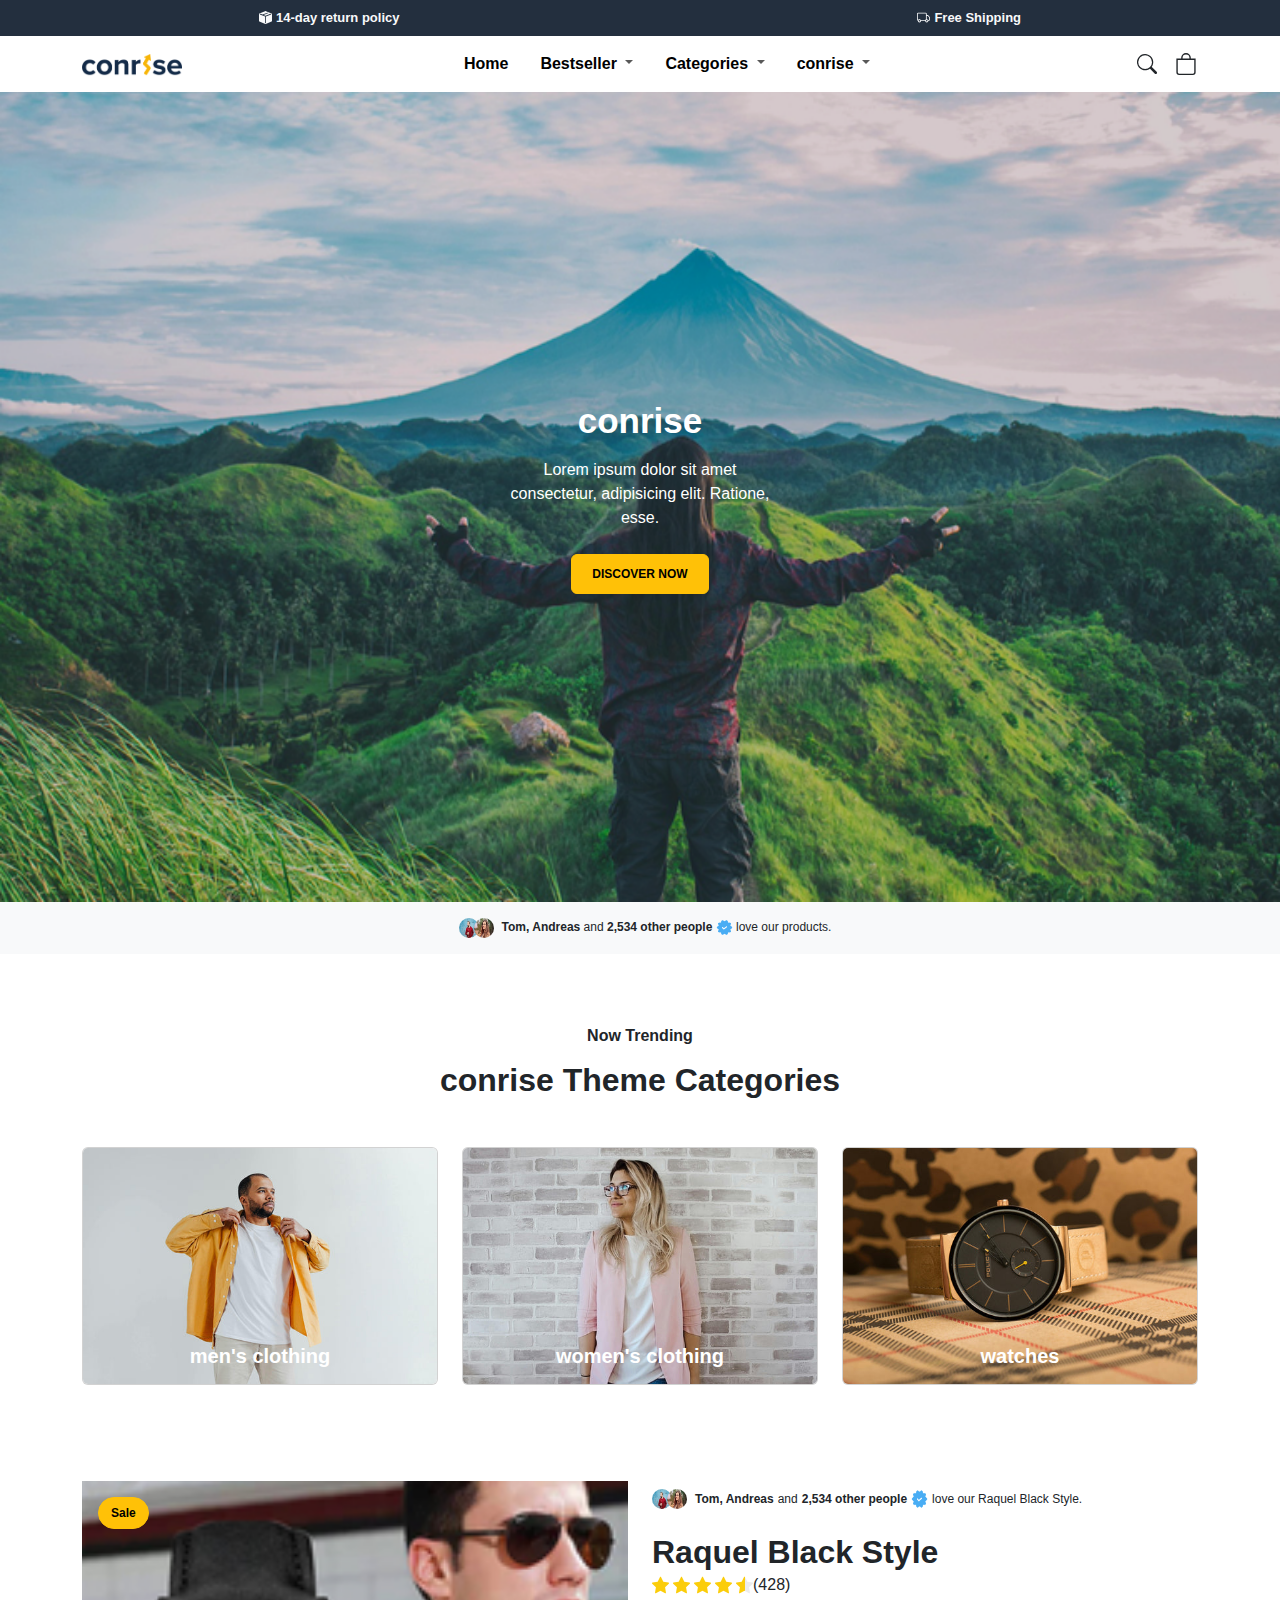
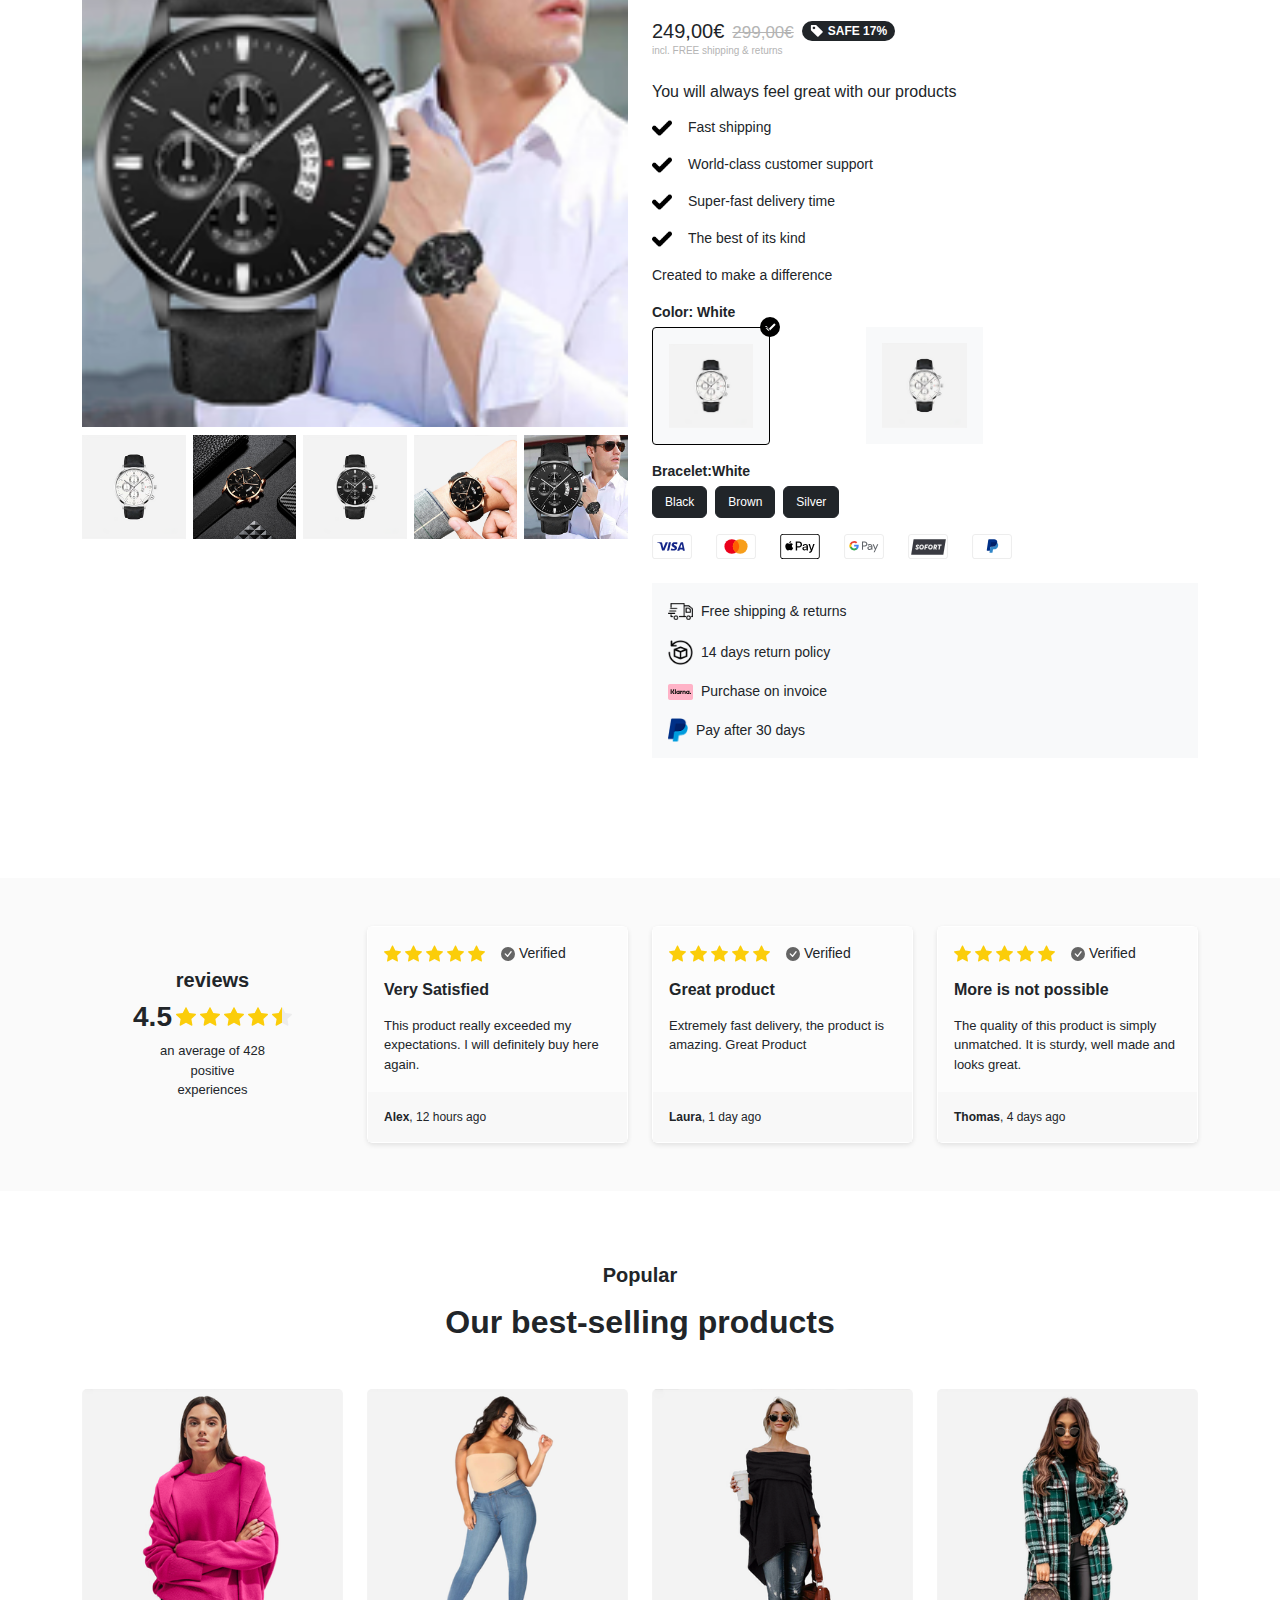
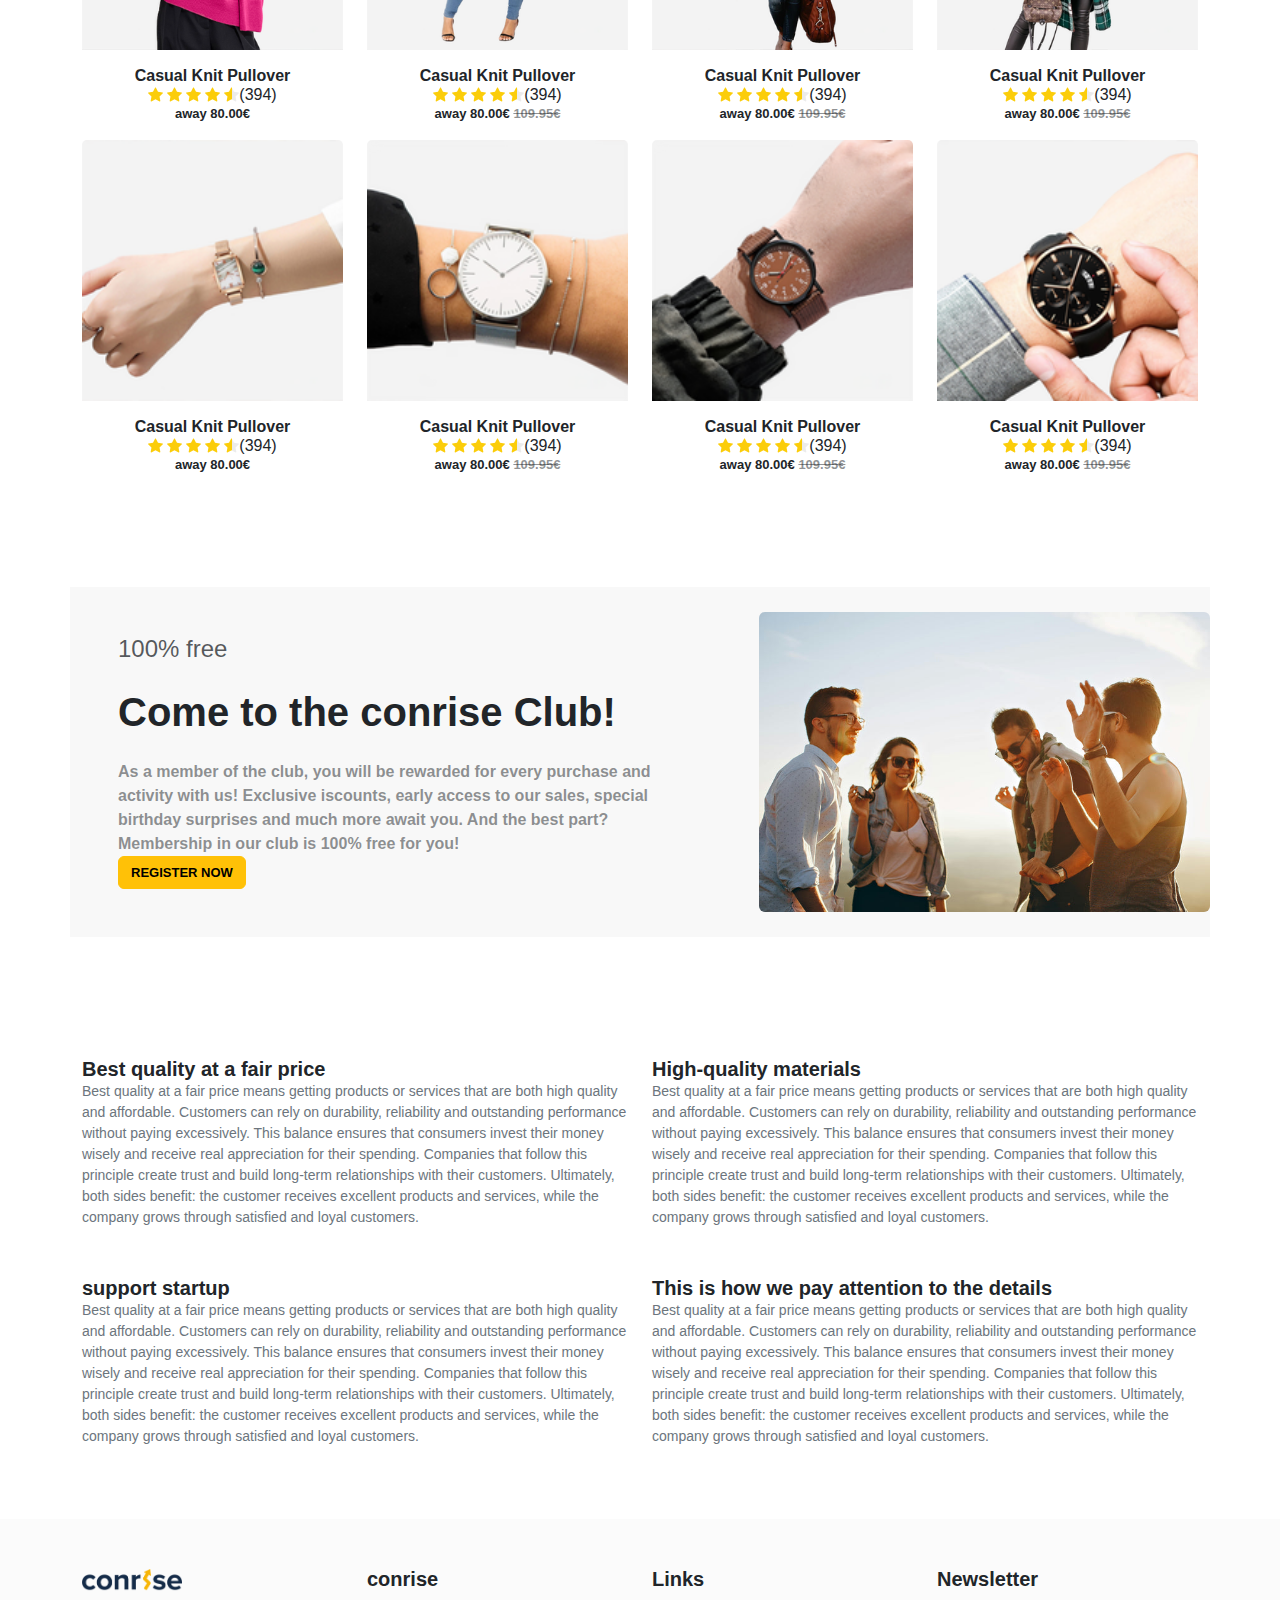
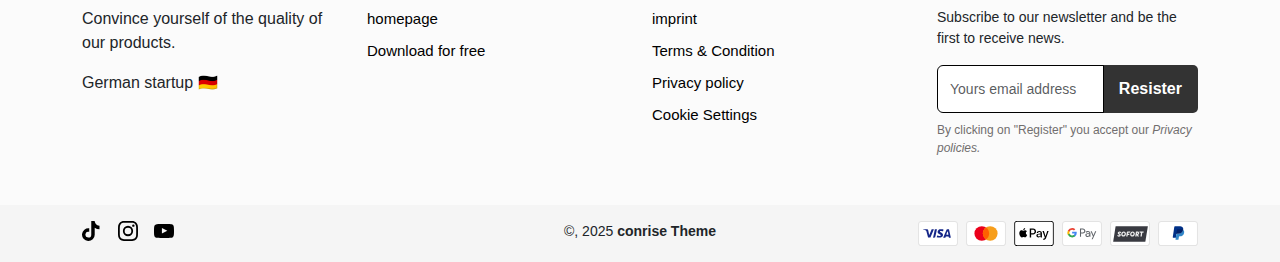
<file: index.html>
<!DOCTYPE html>
<html lang="en">

<head>
    <!-- Basic Meta Tags -->
    <meta charset="UTF-8">
    <meta name="viewport" content="width=device-width, initial-scale=1.0">
    <meta name="author" content="Mahmudul Hasan">
    <meta name="description" content="conrise theme design">
    <meta name="keywords" content="theme, shopify, html, css">
    <meta name="robots" content="index, follow">

    <!-- Open Graph (Social Media Preview) -->
    <meta property="og:title" content="Conrise">
    <meta property="og:description" content="A professional theme for your shopify store.">
    <meta property="og:image" content="src/assets/images/preview.png">
    <meta property="og:url" content="https://conrise.com">
    <meta name="twitter:card" content="src/assets/images/preview.png">

    <!-- Favicon -->
    <link rel="icon" type="image/png" href="">

    <!-- Preload Important Fonts -->
    <link rel="preload" href="src/assets/fonts/SourceSans3-Black.ttf" as="font" type="font/ttf" crossorigin="anonymous">
    <link rel="preload" href="src/assets/fonts/SourceSans3-Bold.ttf" as="font" type="font/ttf" crossorigin="anonymous">
    <link rel="preload" href="src/assets/fonts/SourceSans3-ExtraBold.ttf" as="font" type="font/ttf" crossorigin="anonymous">
    <link rel="preload" href="src/assets/fonts/SourceSans3-ExtraLight.ttf" as="font" type="font/ttf" crossorigin="anonymous">
    <link rel="preload" href="src/assets/fonts/SourceSans3-Italic.ttf" as="font" type="font/ttf" crossorigin="anonymous">
    <link rel="preload" href="src/assets/fonts/SourceSans3-Light.ttf" as="font" type="font/ttf" crossorigin="anonymous">
    <link rel="preload" href="src/assets/fonts/SourceSans3-Medium.ttf" as="font" type="font/ttf" crossorigin="anonymous">
    <link rel="preload" href="src/assets/fonts/SourceSans3-Regular.ttf" as="font" type="font/ttf" crossorigin="anonymous">
    <link rel="preload" href="src/assets/fonts/SourceSans3-SemiBold.ttf" as="font" type="font/ttf" crossorigin="anonymous">

    <!-- Bootstrap css -->
    <link rel="stylesheet" href="src/vendor/bootstrap.min.css">

    <!-- CSS Files -->
    <link rel="stylesheet" href="src/css/main.css"> <!-- Main Styles -->
    <link rel="stylesheet" href="src/css/variables.css"> <!-- Responsive Styles -->
    <link href="https://fonts.googleapis.com/icon?family=Material+Icons" rel="stylesheet">

    <title>Conrise Shopify Theme</title>
</head>

<body>

    <!-- Header Section -->
    <header>
        <!-- Top bar -->
        <div class="topbar py-2">
            <div class=" d-flex justify-content-around">
                <div class="topbar_content text-light d-flex gap-1 align-items-center">
                    <svg xmlns="http://www.w3.org/2000/svg" width="13" height="13" fill="currentColor" class="bi bi-box-seam-fill" viewBox="0 0 16 16">
                        <path fill-rule="evenodd" d="M15.528 2.973a.75.75 0 0 1 .472.696v8.662a.75.75 0 0 1-.472.696l-7.25 2.9a.75.75 0 0 1-.557 0l-7.25-2.9A.75.75 0 0 1 0 12.331V3.669a.75.75 0 0 1 .471-.696L7.443.184l.01-.003.268-.108a.75.75 0 0 1 .558 0l.269.108.01.003zM10.404 2 4.25 4.461 1.846 3.5 1 3.839v.4l6.5 2.6v7.922l.5.2.5-.2V6.84l6.5-2.6v-.4l-.846-.339L8 5.961 5.596 5l6.154-2.461z"/>
                    </svg>
                    <p>14-day return policy</p>
                </div>

                <div class="topbar_content text-light d-flex gap-1 align-items-center">
                    <svg xmlns="http://www.w3.org/2000/svg" width="13" height="13" fill="currentColor" class="bi bi-truck" viewBox="0 0 16 16">
                        <path d="M0 3.5A1.5 1.5 0 0 1 1.5 2h9A1.5 1.5 0 0 1 12 3.5V5h1.02a1.5 1.5 0 0 1 1.17.563l1.481 1.85a1.5 1.5 0 0 1 .329.938V10.5a1.5 1.5 0 0 1-1.5 1.5H14a2 2 0 1 1-4 0H5a2 2 0 1 1-3.998-.085A1.5 1.5 0 0 1 0 10.5zm1.294 7.456A2 2 0 0 1 4.732 11h5.536a2 2 0 0 1 .732-.732V3.5a.5.5 0 0 0-.5-.5h-9a.5.5 0 0 0-.5.5v7a.5.5 0 0 0 .294.456M12 10a2 2 0 0 1 1.732 1h.768a.5.5 0 0 0 .5-.5V8.35a.5.5 0 0 0-.11-.312l-1.48-1.85A.5.5 0 0 0 13.02 6H12zm-9 1a1 1 0 1 0 0 2 1 1 0 0 0 0-2m9 0a1 1 0 1 0 0 2 1 1 0 0 0 0-2"/>
                    </svg>
                    <p>Free Shipping</p>
                </div>
            </div>
        </div>

        <!-- Navbar -->
        <nav class="navbar navbar-expand-lg bg-white">
            <div class="container">
                <div class="navbar-brand d-flex align-items-center">
                    <a href="#" class="">
                        <img src="src/assets/images/logo.png" width="100px" alt="">
                    </a>
                </div>

                <button class="navbar-toggler" type="button" data-bs-toggle="offcanvas" data-bs-target="#navbarContent" aria-controls="navbarContent" aria-expanded="false" aria-label="Toggle navigation">
                    <a href="#" class="navbar-toggler-icon"></a>
                </button>
                
                <div class="navbar-desktop">
                    <ul class="navbar-nav mx-auto mb-2 mb-lg-0 d-flex gap-3">
                        
                        <li class="nav-item nav-link active fw-bold">
                            <a class="" aria-current="page" href="#">Home</a>
                        </li>
                        
                        <li class="nav-item dropdown">
                            <div class="nav-link dropdown-toggle fw-bold" role="button">
                                <a class="" href="#"  data-bs-toggle="dropdown" aria-expanded="false">
                                    Bestseller
                                </a>
                            </div>
                            <ul class="dropdown-menu">
                                <li>
                                    <div class="dropdown-item">
                                        <a class="" href="#">Adapt Muscle Shirt</a>
                                    </div>
                                </li>
                                <li>
                                    <div class="dropdown-item">
                                        <a class="" href="#">Heritage Silver Steel</a>
                                    </div>
                                </li>
                                <li>
                                    <div class="dropdown-item">
                                        <a class="" href="#">Long Knit Coat</a>
                                    </div>
                                </li>
                                <li>
                                    <div class="dropdown-item">
                                        <a class="" href="#">Lady Square Lenses</a>
                                    </div>
                                </li>
                            </ul>
                        </li>

                        <li class="nav-item dropdown">
                            <div class="nav-link dropdown-toggle fw-bold" role="button">
                                <a class="" href="#"  data-bs-toggle="dropdown" aria-expanded="false">
                                    Categories
                                </a>
                            </div>
                            <ul class="dropdown-menu">
                                <li>
                                    <div class="dropdown-item">
                                        <a class="" href="#">Women's Clothing</a>
                                    </div>
                                </li>
                                <li>
                                    <div class="dropdown-item">
                                        <a class="" href="#">Men's Clothing</a>
                                    </div>
                                </li>
                                <li>
                                    <div class="dropdown-item">
                                        <a class="" href="#">Watch</a>
                                    </div>
                                </li>
                                <li>
                                    <div class="dropdown-item">
                                        <a class="" href="#">Sunglasses</a>
                                    </div>
                                </li>
                            </ul>
                        </li>

                        <li class="nav-item dropdown">
                            <div class="nav-link dropdown-toggle fw-bold" role="button">
                                <a class="" href="#"  data-bs-toggle="dropdown" aria-expanded="false">
                                    conrise
                                </a>
                            </div>
                            <ul class="dropdown-menu">
                                <li>
                                    <div class="dropdown-item">
                                        <a class="" href="#">Home</a>
                                    </div>
                                </li>
                                <li>
                                    <div class="dropdown-item">
                                        <a class="" href="#">Free Download</a>
                                    </div>
                                </li>
                            </ul>
                        </li>
                    </ul>
                </div>

                <div class="cart-search d-flex gap-3">
                    <!-- Search Icon -->
                    <button class="btn p-0" data-bs-toggle="offcanvas" data-bs-target="#offcanvasSearch" aria-controls="offcanvasSearch" aria-label="Toggle navigation">
                        <svg xmlns="http://www.w3.org/2000/svg" width="20" height="20" fill="currentColor" class="bi bi-search fw-bold" viewBox="0 0 16 16">
                            <path d="M11.742 10.344a6.5 6.5 0 1 0-1.397 1.398h-.001q.044.06.098.115l3.85 3.85a1 1 0 0 0 1.415-1.414l-3.85-3.85a1 1 0 0 0-.115-.1zM12 6.5a5.5 5.5 0 1 1-11 0 5.5 5.5 0 0 1 11 0"/>
                        </svg>
                    </button>

                    <!-- Cart Icon -->
                    <button class="btn p-0" data-bs-toggle="offcanvas" data-bs-target="#offcanvasCart" aria-controls="offcanvasCart" aria-label="Toggle navigation">
                        <svg xmlns="http://www.w3.org/2000/svg" width="22" height="22" fill="currentColor" class="bi bi-bag" viewBox="0 0 16 16">
                            <path d="M8 1a2.5 2.5 0 0 1 2.5 2.5V4h-5v-.5A2.5 2.5 0 0 1 8 1m3.5 3v-.5a3.5 3.5 0 1 0-7 0V4H1v10a2 2 0 0 0 2 2h10a2 2 0 0 0 2-2V4zM2 5h12v9a1 1 0 0 1-1 1H3a1 1 0 0 1-1-1z"/>
                        </svg>
                    </button>
                </div>
            </div>
        </nav>

        <!-- Offcanvas Navbar content -->
        <div class="offcanvas offcanvas-nav offcanvas-start" id="navbarContent">
            <!-- Offcanvas top -->
            <div class="p-3 d-flex align-items-center">
                <div class="col-sm-11 text-center">
                    <a href="#" class="">
                        <img src="src/assets/images/logo.png" width="100px" alt="">
                    </a>
                </div>
                <div class="col-sm-2">
                    <button class="btn" type="button" data-bs-dismiss="offcanvas" data-bs-dismiss="offcanvas">
                        <svg xmlns="http://www.w3.org/2000/svg" width="18" height="18" fill="currentColor" class="bi bi-x-lg" viewBox="0 0 16 16">
                            <path d="M2.146 2.854a.5.5 0 1 1 .708-.708L8 7.293l5.146-5.147a.5.5 0 0 1 .708.708L8.707 8l5.147 5.146a.5.5 0 0 1-.708.708L8 8.707l-5.146 5.147a.5.5 0 0 1-.708-.708L7.293 8z"/>
                        </svg>
                    </button>
                </div>
            </div>

            <!-- Search Area -->
            <form class="" role="search">
                <div class="d-flex offcanvas-nav-search align-items-center mx-4 p-2 px-3">
                    <svg xmlns="http://www.w3.org/2000/svg" width="23" height="23" fill="currentColor" class="bi bi-search fw-bold" viewBox="0 0 16 16" style="color: #9A9A9A">
                        <path d="M11.742 10.344a6.5 6.5 0 1 0-1.397 1.398h-.001q.044.06.098.115l3.85 3.85a1 1 0 0 0 1.415-1.414l-3.85-3.85a1 1 0 0 0-.115-.1zM12 6.5a5.5 5.5 0 1 1-11 0 5.5 5.5 0 0 1 11 0"/>
                    </svg>
    
                    <div class="form-control offcanvas-search-input me-2 border-0 shadow-none">
                        <input class="" type="search" placeholder="Search for a product" aria-label="Search">
                    </div>
                </div>
            </form>

            <!-- Search result -->
            <div class="p-3 border-bottom" id="searchResults">
                <ul class="list-group" id="resultsList">
                    <!-- result lists -->
                </ul>
            </div>

            <!-- nav content -->
            <div class="mx-2 p-3 px-3">
                <ul class="navbar-nav mx-auto mb-2 mb-lg-0 d-flex gap-3">
                    <li class="nav-item nav-link active fw-bold border-bottom">
                        <a class="" aria-current="page" href="#">Home</a>
                    </li>
                    
                    <li class="nav-item dropdown border-bottom">
                        <div class="nav-link dropdown-toggle fw-bold" role="button">
                            <a class="" href="#"  data-bs-toggle="dropdown" aria-expanded="false">
                                Bestseller
                            </a>
                        </div>
                        <ul class="dropdown-menu">
                            <li>
                                <div class="dropdown-item">
                                    <a class="" href="#">Adapt Muscle Shirt</a>
                                </div>
                            </li>
                            <li>
                                <div class="dropdown-item">
                                    <a class="" href="#">Heritage Silver Steel</a>
                                </div>
                            </li>
                            <li>
                                <div class="dropdown-item">
                                    <a class="" href="#">Long Knit Coat</a>
                                </div>
                            </li>
                            <li>
                                <div class="dropdown-item">
                                    <a class="" href="#">Lady Square Lenses</a>
                                </div>
                            </li>
                        </ul>
                    </li>

                    <li class="nav-item dropdown border-bottom">
                        <div class="nav-link dropdown-toggle fw-bold" role="button">
                            <a class="" href="#"  data-bs-toggle="dropdown" aria-expanded="false">
                                Categories
                            </a>
                        </div>
                        <ul class="dropdown-menu">
                            <li>
                                <div class="dropdown-item">
                                    <a class="" href="#">Women's Clothing</a>
                                </div>
                            </li>
                            <li>
                                <div class="dropdown-item">
                                    <a class="" href="#">Men's Clothing</a>
                                </div>
                            </li>
                            <li>
                                <div class="dropdown-item">
                                    <a class="" href="#">Watch</a>
                                </div>
                            </li>
                            <li>
                                <div class="dropdown-item">
                                    <a class="" href="#">Sunglasses</a>
                                </div>
                            </li>
                        </ul>
                    </li>

                    <li class="nav-item dropdown border-bottom">
                        <div class="nav-link dropdown-toggle fw-bold" role="button">
                            <a class="" href="#"  data-bs-toggle="dropdown" aria-expanded="false">
                                conrise
                            </a>
                        </div>
                        <ul class="dropdown-menu">
                            <li>
                                <div class="dropdown-item">
                                    <a class="" href="#">Home</a>
                                </div>
                            </li>
                            <li>
                                <div class="dropdown-item">
                                    <a class="" href="#">Free Download</a>
                                </div>
                            </li>
                        </ul>
                    </li>
                </ul>
            </div>

            <div class="offcanvas-nav-p mx-2 px-3">
                <p>
                    Lorem ipsum dolor sit amet, consetetur sadipscing elitr, sed diam nonumy eirmod tempor invidunt ut 
                    labore et dolore magna aliquyam erat, sed diam voluptua. At vero eos et accusam et justo duo dolores.
                </p>
            </div>

            <!-- social Media -->
            <div class="offcanvas-nav-social-content d-flex justify-content-center gap-3">
                <div class="offcanvas-nav-social">
                    <img src="src/assets/images/social_tiktoc.svg" alt="">
                </div>
                <div class="offcanvas-nav-social">
                    <img src="src/assets/images/social_instagram.svg" alt="">
                </div>
                <div class="offcanvas-nav-social">
                    <img src="src/assets/images/social_youtube.svg" alt="">
                </div>
            </div>
        </div>

        <!-- Off Canvas Search Area -->
        <div class="offcanvas offcanvas-search offcanvas-end" tabindex="-1" id="offcanvasSearch" aria-labelledby="offcanvasSearch" data-bs-scroll="true">
            <form class="" role="search">
                <div class="d-flex align-items-center p-3 border-bottom">
                    <svg xmlns="http://www.w3.org/2000/svg" width="23" height="23" fill="currentColor" class="bi bi-search fw-bold" viewBox="0 0 16 16" style="color: #9A9A9A">
                        <path d="M11.742 10.344a6.5 6.5 0 1 0-1.397 1.398h-.001q.044.06.098.115l3.85 3.85a1 1 0 0 0 1.415-1.414l-3.85-3.85a1 1 0 0 0-.115-.1zM12 6.5a5.5 5.5 0 1 1-11 0 5.5 5.5 0 0 1 11 0"/>
                    </svg>
    
                    <div class="form-control offcanvas-search-input me-2 border-0 shadow-none">
                        <input class="" type="search" placeholder="What are you looking for?" aria-label="Search">
                    </div>
                    
                    
                    <button class="btn" type="button" data-bs-dismiss="offcanvas" data-bs-dismiss="offcanvas">
                        <svg xmlns="http://www.w3.org/2000/svg" width="16" height="16" fill="currentColor" class="bi bi-x-lg" viewBox="0 0 16 16">
                            <path d="M2.146 2.854a.5.5 0 1 1 .708-.708L8 7.293l5.146-5.147a.5.5 0 0 1 .708.708L8.707 8l5.147 5.146a.5.5 0 0 1-.708.708L8 8.707l-5.146 5.147a.5.5 0 0 1-.708-.708L7.293 8z"/>
                        </svg>
                    </button>
                </div>
            </form>

            <!-- Search result -->
            <div class="p-3" id="searchResults">
            <ul class="list-group" id="resultsList">
                <!-- result lists -->
            </ul>
            </div>
        </div>

        <!-- Off Canvas Cart Area -->
        <div class="offcanvas offcanvas-cart offcanvas-end" tabindex="-1" id="offcanvasCart" aria-labelledby="offcanvasCart">
            <div class="container pt-3 title-content d-flex align-items-center sticky-top">
                <div class="mb-0 title-header text-center w-100 ps-5">
                    <h2 class="">Your Cart</h2>
                </div>

                <button class="btn offcanvas-cart-btn-close d-flex align-items-center flex-shrink-1" type="button" data-bs-dismiss="offcanvas" data-bs-dismiss="offcanvas">
                    <span class="material-icons fw-bold fs-4">
                        close
                    </span>
                </button>
            </div>

            <div class="container scrollable-section" data-bs-scroll="true">
                <div class="cart-content pt-2 pb-4 d-flex flex-column gap-3 mx-3">
                    <!-- when cart is empty -->
                    <!-- <div class="text-center">
                        <div class="fs-5 fw-bold">
                            <h2 class="">Your cart is empty</h2>
                        </div>
                        <button class="btn btn-warning text-uppercase btn-block fs-6 fw-bold">continue</button>
                    </div> -->

                    <div class="good-choice d-flex align-items-center justify-content-center gap-2 p-2">
                        <span class="material-icons">
                            check_circle
                        </span>
                        <div class="">
                            <p><span>Good choice.</span> Your order will be in your hands by <span>Saturday</span> at the latest.</p>
                        </div>
                    </div>  

                    <div class="offcanvas-cart-product d-flex justify-content-start gap-3 my-2">
                        <div class="">
                            <img src="src/assets/images/products/product-3.png" alt="">
                        </div>

                        <div class="">
                            <h1>Long Knit Coats</h1>
                            <div class="my-2 d-flex flex-column gap-1">
                                <h3><span>Color: </span>Green</h3>
                                <h3><span>Size: </span>S</h3>
                            </div>
                            <p>298,00€ <span>398,00€</span></p>
                            
                            <div class="cart-qty-area align-items-center">
                                <div class="cart-qty rounded p-1">
                                    <span class="material-icons">
                                        remove
                                    </span>
                                    <p>2</p>
                                    <span class="material-icons">
                                        add
                                    </span>
                                </div>
                                <span class="material-icons">
                                    delete
                                </span>
                            </div>
                        </div>
                    </div>

                    <div class="offcanvas-cart-product d-flex justify-content-start gap-3 my-2">
                        <div class="">
                            <img src="src/assets/images/products/product-1.png" alt="">
                        </div>

                        <div class="">
                            <h1>Long Knit Coats</h1>
                            <div class="my-2 d-flex flex-column gap-1">
                                <h3><span>Color: </span>Green</h3>
                                <h3><span>Size: </span>Black</h3>
                            </div>
                            <p>298,00€ <span>398,00€</span></p>
                            
                            <div class="cart-qty-area align-items-center">
                                <div class="cart-qty rounded p-1">
                                    <span class="material-icons">
                                        remove
                                    </span>
                                    <p>1</p>
                                    <span class="material-icons">
                                        add
                                    </span>
                                </div>
                                <span class="material-icons">
                                    delete
                                </span>
                            </div>
                        </div>
                    </div>

                    <div class="d-flex flex-column gap-2">
                        <div class="">
                            <h2>People also bought</h2>
                        </div>

                        <div class="offcanvas-cart-xtra-buy d-flex p-3 gap-3 align-items-center">
                            <div class="">
                                <img src="src/assets/images/products/product-1.png" alt="">
                            </div>

                            <div class="">
                                <div class="">
                                    <h1>Adapt Muscle Shirt</h1>
                                </div>
                                <div class="xtra-buy-price my-2">
                                    <p>29,90€ <span>35,00€</span></p>
                                </div>
                                <div class="d-flex w-100 justify-content-between gap-3">
                                    <div class="xtra-buy-color">
                                        <select name="xbcolor" id="xbcolor">
                                            <option value="black">Black</option>
                                            <option value="red">Red</option>
                                            <option value="blue">Blue</option>
                                            <option value="green">Green</option>
                                        </select>
                                    </div>
                                    <div class="xtra-buy-size">
                                        <select name="xbsize" id="xbsize">
                                            <option value="s">S</option>
                                            <option value="m">M</option>
                                            <option value="l">L</option>
                                            <option value="xl">XL</option>
                                        </select>
                                    </div>
                                </div>
                                <div class="xtra-buy-btn">
                                    <button>ADD TO CART</button>
                                </div>
                            </div>
                        </div>
                    </div>
                </div>
            </div>
            
            <div class="sticky-bottom pb-4">
                <div class="border-bottom border-2 border-warning"></div>
                
                <div class="container">
                    <div class="px-3">
                        <div class="pt-3 d-flex justify-content-between">
                            <div class="redeem-input">
                                <input type="text" class="form-control" placeholder="Discount code">
                            </div>
    
                            <div class="redeem-btn">
                                <button class="btn">REDEEM</button>
                            </div>
                        </div>
    
                        <div class="rewardtracker pt-3 d-flex justify-content-between">
                            <div class="d-flex gap-1 align-items-center">
                                <span class="material-icons">
                                    local_offer
                                </span>
                                
                                <div class="">
                                    <p>rewardtracker</p>
                                </div>
                            </div>
    
                            <div class="">
                                <p>-348,00€</p>
                            </div>
                        </div>
    
                        <div class="subtotal py-2 d-flex justify-content-between">
                            <div class="">
                                <p>Subtotal</p>
                            </div>
    
                            <div class="">
                                <p>-348,00€ <span>696,00€</span></p>
                            </div>
                        </div>
    
                        <div class="shipping d-flex justify-content-between">
                            <div class="">
                                <p>Shipping costs</p>
                            </div>
    
                            <div class="shipping-free">
                                <p>FREE</p>
                            </div>
                        </div>
    
                        <div class="total py-2 d-flex justify-content-between">
                            <div class="">
                                <p>Total amount</p>
                            </div>
    
                            <div>
                                <p>348,00€</p>
                            </div>
                        </div>
    
                        <div class="stock-text py-1 text-center">
                            <p>In stock - ready for shipping.</p>
                        </div>
    
                        <div class="checkout-btn mt-1 text-center">
                            <button>
                                <span class="material-icons">
                                    shopping_bag
                                </span>
                                SECURE CHECKOUT
                            </button>
                        </div>

                        <div class="cart-payment-cards mt-4">
                            <div class="d-flex gap-2 align-items-center justify-content-between">
                                <img src="src/assets/images/payment_visacard.svg" width="40px" alt="">
                                <img src="src/assets/images/payment_mastercard.svg" width="40px" alt="">
                                <img src="src/assets/images/payment_applepay.svg" width="40px" alt="">
                                <img src="src/assets/images/payment_googlepay.svg" width="40px" alt="">
                                <img src="src/assets/images/payment_sofort.svg" width="40px" alt="">
                                <img src="src/assets/images/payment_paypal.svg" width="40px" alt="">
                            </div>
                        </div>
                    </div>
                </div>
            </div>
        </div>
    </header>

    <!-- Hero Section -->
    <section id="hero" class="hero">
        <div class="container">
            <div class="hero-content">
                <div class="hero-title">
                    <h1 class="">conrise</h1>
                </div>
                <div class="hero-description mx-auto my-3">
                    <p class="">Lorem ipsum dolor sit amet consectetur, adipisicing elit. Ratione, esse.</p>
                </div>
                <button class="hero-button btn btn-warning mt-2 text-uppercase fw-bold">Discover Now</button>
            </div>
        </div>
    </section>

    <!-- Love by people -->
    <section id="lovedby" class="lovedby bg-light">
        <div class="d-flex align-items-center justify-content-center py-3">
            <div class="lovedby-images d-flex align-items-center">
                <img src="src/assets/images/loveby-1.jpg" class="" height="20px">
                <img src="src/assets/images/loveby-2.jpg" class="" height="20px">
            </div>

            <div class="lovedby-text mb-0 ms-2 gap-1">
                <h2 class="">
                    <span>Tom, Andreas</span> and <span>2,534 other people</span> 
                        <img src="src/assets/images/check.png" alt=""> 
                    love our products.
                </h2>
            </div>
        </div>
    </section>

    <!-- Categories -->
    <section id="categories" class="caegories">
        <div class="container py-5">
            <h2 class="fs-6 fw-semibold text-center mt-4">Now Trending</h2>
            <h1 class="fs-2 fw-bold text-center mt-3">conrise Theme Categories</h1>
            <div class="row mt-5">

                <div class="col-md-4">
                    <div class="card">
                        <img src="src/assets/images/cat-1.jpg" class="card-img" alt="...">

                        <div class="card-img-overlay d-flex justify-content-center align-items-end">
                            <h3 class="text-center text-white fs-5 fw-bold">men's clothing</h3>
                        </div>
                    </div>
                </div>
                
                <div class="col-md-4">
                    <div class="card">
                        <img src="src/assets/images/cat-2.jpg" class="card-img" alt="...">

                        <div class="card-img-overlay d-flex justify-content-center align-items-end">
                            <h3 class="text-center text-white fs-5 fw-bold">women's clothing</h3>
                        </div>
                    </div>
                </div>
                
                <div class="col-md-4">
                    <div class="card">
                        <img src="src/assets/images/cat-3.jpg" class="card-img" alt="...">

                        <div class="card-img-overlay d-flex justify-content-center align-items-end">
                            <h3 class="text-center text-white fs-5 fw-bold">watches</h3>
                        </div>
                    </div>
                </div>
            </div>
    </section>

    <!-- Cart section -->
    <div id="cart"  class="cart">
        <div class="container py-5">
            <div class="row">
                <div class="col-md-6">
                    <div class="position-relative">
                        <img src="src/assets/images/carousel-img-1.png" width="100%" alt="" class="">
                        <button class="cart_sale btn btn-warning fw-bold rounded-pill position-absolute top-0 start-0 mt-3 ms-3">Sale</button>
                    </div>
                    <div class="mt-2 d-flex justify-content-between align-items-center">
                        <img src="src/assets/images/carousel-img-2.png" width="19%" alt="">
                        <img src="src/assets/images/carousel-img-3.png" width="19%" alt="">
                        <img src="src/assets/images/carousel-img-4.png" width="19%" alt="">
                        <img src="src/assets/images/carousel-img-5.png" width="19%" alt="">
                        <img src="src/assets/images/carousel-img-1.png" width="19%" alt="">
                    </div>
                </div>
    
                <div class="col-md-6">
                    <!-- loved by -->
                    <div class="d-flex align-items-center py-2">
                        <div class="lovedby_images d-flex align-items-center">
                            <img src="src/assets/images/loveby-1.jpg" class="lovedby_pic rounded-circle" width="20px" height="20px">
                            <img src="src/assets/images/loveby-2.jpg" class="lovedby_pic rounded-circle" width="20px" height="20px">
                        </div>
            
                        <h2 class="lovedby-text mb-0 ms-2 gap-1">
                            <span class="fw-bold">Tom, Andreas</span> and <span class="fw-bold">2,534 other people</span> 
                                <img src="src/assets/images/check.png" width="17px" alt=""> 
                            love our Raquel Black Style.
                        </h2>
                    </div>

                    <!-- Title -->
                    <h2 class="fw-bold mt-3 mb-1">Raquel Black Style</h2>

                    <!-- Review -->
                    <h3 class="d-flex fs-6"> 
                        <div class="d-flex gap-1">
                            <img src="src/assets/images/star.svg" width="17px" alt="">
                            <img src="src/assets/images/star.svg" width="17px" alt="">
                            <img src="src/assets/images/star.svg" width="17px" alt="">
                            <img src="src/assets/images/star.svg" width="17px" alt="">
                            <img src="src/assets/images/star-half.svg" width="17px" alt="">
                        </div>
                        (428)
                    </h3>

                    <!-- Price -->
                    <div class="price my-4">
                        <div class="d-flex gap-2 align-items-center">
                            <h4 class="fs-5 mb-0">249,00€</h4>
                            <h4 class="cart_price-original mb-0 text-decoration-line-through mt-1">299,00€</h4>
                            <div class="cart_price-discount-tag-area d-flex bg-dark align-items-center gap-1 rounded-pill">
                                <img src="src/assets/images/discount-tag.svg" width="14px" alt="">
                                <p class="cart_price-discount-tag mb-0 text-white fw-bold rounded-pill text-uppercase">safe 17%</p>
                            </div>
                        </div>
                        <div class="">
                            <p class="cart_price-return">incl. FREE shipping & returns</p>
                        </div>
                    </div>

                    <!-- Character List -->
                    <div class="characte my-3">
                        <h2 class="fs-6">You will always feel great with our products</h2>
                        <div class="d-flex gap-3 align-items-center my-3">
                            <img src="src/assets/images/check-black.png" width="20px" alt="">
                            <p class="cart_characte-txt mb-0">Fast shipping</p>
                        </div>
                        <div class="d-flex gap-3 align-items-center my-3">
                            <img src="src/assets/images/check-black.png" width="20px" alt="">
                            <p class="cart_characte-txt mb-0">World-class customer support</p>
                        </div>
                        <div class="d-flex gap-3 align-items-center my-3">
                            <img src="src/assets/images/check-black.png" width="20px" alt="">
                            <p class="cart_characte-txt mb-0">Super-fast delivery time</p>
                        </div>
                        <div class="d-flex gap-3 align-items-center my-3">
                            <img src="src/assets/images/check-black.png" width="20px" alt="">
                            <p class="cart_characte-txt mb-0">The best of its kind</p>
                        </div>
                        <p class="cart_characte-txt">Created to make a difference</p>
                    </div>

                    <!-- Color Swatches -->
                    <div class="colorSwatches my-3">
                        <p class="colorSwatches_subtitle mb-1 fw-bold">Color: <span>White</span></p>
                        <div class="d-flex">
                            <div class="position-relative">
                                <img src="src/assets/images/carousel-img-2.png" width="55%" class="p-3 bg-light border border-black rounded-1" alt="">
                                <img src="src/assets/images/check-dark.svg" width="20px" class="position-absolute top-0 start-9 translate-middle" alt="">
                            </div>
                            <div class="">
                                <img src="src/assets/images/carousel-img-2.png" width="55%" class="p-3 bg-light" alt="">
                            </div>
                        </div>
                        <p class="colorSwatches_subtitle mb-1 mt-3 fw-bold">Bracelet:<span>White</span></p>
                        <div class="colorSwatches_btn d-flex gap-2">
                            <p class="colorSwatchesBtn btn btn-dark">Black</p>
                            <p class="colorSwatchesBtn btn btn-dark">Brown</p>
                            <p class="colorSwatchesBtn btn btn-dark">Silver</p>
                        </div>
                    </div>

                    <!-- Add to Cart -->
                    <div class="addCart">
                        <div class="shipTime">
                            <span class="glow">
                            </span>
                        </div>
                    </div>

                    <!-- Payment Cards -->
                    <div class="payment_cards d-flex gap-4">
                        <img src="src/assets/images/payment_visacard.svg" width="40px" alt="">
                        <img src="src/assets/images/payment_mastercard.svg" width="40px" alt="">
                        <img src="src/assets/images/payment_applepay.svg" width="40px" alt="">
                        <img src="src/assets/images/payment_googlepay.svg" width="40px" alt="">
                        <img src="src/assets/images/payment_sofort.svg" width="40px" alt="">
                        <img src="src/assets/images/payment_paypal.svg" width="40px" alt="">
                    </div>

                    <!-- Logistics -->
                    <div class="logistics my-4 bg-light p-3">
                        <div class="d-flex align-items-center gap-2">
                            <img src="src/assets/images/ship.png" width="25px" alt="">
                            <p class="mb-0 logistics_title">Free shipping & returns</p>
                        </div>
                        <div class="d-flex align-items-center gap-2 my-3">
                            <img src="src/assets/images/return.png" width="25px" alt="">
                            <p class="mb-0 logistics_title">14 days return policy</p>
                        </div>
                        <div class="d-flex align-items-center gap-2">
                            <img src="src/assets/images/payment_klarna.svg" width="25px" alt="">
                            <p class="mb-0 logistics_title">Purchase on invoice</p>
                        </div>
                        <div class="d-flex align-items-center gap-2 mt-3">
                            <img src="src/assets/images/paypal-logo.png" width="20px" alt="">
                            <p class="mb-0 logistics_title">Pay after 30 days</p>
                        </div>
                    </div>
                </div>
            </div>
        </div>
    </div>

    <!-- Reviews -->
    <section id="reviews" class="reviews mt-5">
        <div class="container py-5">
            <div class="row">

                <div class="col-md-3 d-flex align-items-center justify-content-center">
                    <div class="card bg-transparent border-0 ">
                        <div class="card-body d-flex flex-column align-items-center justify-content-center gap-2">
                            <h2 class="card-title text-center fs-5 fw-bold">reviews</h2>
                            <h3 class="d-flex gap-1 fs-3 fw-bold">4.5 
                                <div class="d-flex gap-1">
                                    <img src="src/assets/images/star.svg" width="20px" alt="">
                                    <img src="src/assets/images/star.svg" width="20px" alt="">
                                    <img src="src/assets/images/star.svg" width="20px" alt="">
                                    <img src="src/assets/images/star.svg" width="20px" alt="">
                                    <img src="src/assets/images/star-half.svg" width="20px" alt="">
                                </div>
                            </h3>
                            <p class="review_subtitle w-50 text-center">an average of 428 positive experiences</p>
                        </div>
                    </div>
                </div>

                <div class="col-md-3 d-flex align-items-center">
                    <div class="card satisfied_card bg-transparent border-white">
                        <div class="card-body p-0 d-flex flex-column justify-content-between">
                            <div class="review_top d-flex flex-column gap-3 p-3 h-100">
                                <div class="d-flex gap-3">
                                    <div class="d-flex gap-1">
                                        <img src="src/assets/images/star.svg" width="17px" alt="">
                                        <img src="src/assets/images/star.svg" width="17px" alt="">
                                        <img src="src/assets/images/star.svg" width="17px" alt="">
                                        <img src="src/assets/images/star.svg" width="17px" alt="">
                                        <img src="src/assets/images/star.svg" width="17px" alt="">
                                    </div>
    
                                    <div class="d-flex gap-1 align-items-center">
                                        <svg xmlns="http://www.w3.org/2000/svg" width="14" height="14" fill="#656565" class="bi bi-check-circle-fill" viewBox="0 0 16 16">
                                            <path d="M16 8A8 8 0 1 1 0 8a8 8 0 0 1 16 0m-3.97-3.03a.75.75 0 0 0-1.08.022L7.477 9.417 5.384 7.323a.75.75 0 0 0-1.06 1.06L6.97 11.03a.75.75 0 0 0 1.079-.02l3.992-4.99a.75.75 0 0 0-.01-1.05z"/>
                                        </svg>
                                        <p class="review_verified_text mb-0">Verified</p>
                                    </div>
                                </div>
                                <h2 class="card-title fs-6 fw-bold mb-0">Very Satisfied</h2>
                                <p class="review_subtitle">This product really exceeded my expectations. I will definitely buy here again.</p>
                            </div>

                            <div class="review_bottom">
                                <p class="review_reviwer align-items-center mb-0 p-3"><span class="fw-bold">Alex</span>, 12 hours ago</p>
                            </div>
                        </div>
                    </div>
                </div>

                <div class="col-md-3 d-flex align-items-center">
                    <div class="card satisfied_card bg-transparent border-white">
                        <div class="card-body p-0 d-flex flex-column justify-content-between">
                            <div class="review_top d-flex flex-column gap-3 p-3 h-100">
                                <div class="d-flex gap-3">
                                    <div class="d-flex gap-1">
                                        <img src="src/assets/images/star.svg" width="17px" alt="">
                                        <img src="src/assets/images/star.svg" width="17px" alt="">
                                        <img src="src/assets/images/star.svg" width="17px" alt="">
                                        <img src="src/assets/images/star.svg" width="17px" alt="">
                                        <img src="src/assets/images/star.svg" width="17px" alt="">
                                    </div>
    
                                    <div class="d-flex gap-1 align-items-center">
                                        <svg xmlns="http://www.w3.org/2000/svg" width="14" height="14" fill="#656565" class="bi bi-check-circle-fill" viewBox="0 0 16 16">
                                            <path d="M16 8A8 8 0 1 1 0 8a8 8 0 0 1 16 0m-3.97-3.03a.75.75 0 0 0-1.08.022L7.477 9.417 5.384 7.323a.75.75 0 0 0-1.06 1.06L6.97 11.03a.75.75 0 0 0 1.079-.02l3.992-4.99a.75.75 0 0 0-.01-1.05z"/>
                                        </svg>
                                        <p class="review_verified_text mb-0">Verified</p>
                                    </div>
                                </div>
                                <h2 class="card-title fs-6 fw-bold mb-0">Great product</h2>
                                <p class="review_subtitle">Extremely fast delivery, the product is amazing. Great Product</p>
                            </div>

                            <div class="review_bottom">
                                <p class="review_reviwer align-items-center mb-0 p-3"><span class="fw-bold">Laura</span>, 1 day ago</p>
                            </div>
                        </div>
                    </div>
                </div>

                <div class="col-md-3 d-flex align-items-center">
                    <div class="card satisfied_card bg-transparent border-white">
                        <div class="card-body p-0 d-flex flex-column justify-content-between">
                            <div class="review_top d-flex flex-column gap-3 p-3 h-100">
                                <div class="d-flex gap-3">
                                    <div class="d-flex gap-1">
                                        <img src="src/assets/images/star.svg" width="17px" alt="">
                                        <img src="src/assets/images/star.svg" width="17px" alt="">
                                        <img src="src/assets/images/star.svg" width="17px" alt="">
                                        <img src="src/assets/images/star.svg" width="17px" alt="">
                                        <img src="src/assets/images/star.svg" width="17px" alt="">
                                    </div>
    
                                    <div class="d-flex gap-1 align-items-center">
                                        <svg xmlns="http://www.w3.org/2000/svg" width="14" height="14" fill="#656565" class="bi bi-check-circle-fill" viewBox="0 0 16 16">
                                            <path d="M16 8A8 8 0 1 1 0 8a8 8 0 0 1 16 0m-3.97-3.03a.75.75 0 0 0-1.08.022L7.477 9.417 5.384 7.323a.75.75 0 0 0-1.06 1.06L6.97 11.03a.75.75 0 0 0 1.079-.02l3.992-4.99a.75.75 0 0 0-.01-1.05z"/>
                                        </svg>
                                        <p class="review_verified_text mb-0">Verified</p>
                                    </div>
                                </div>
                                <h2 class="card-title fs-6 fw-bold mb-0">More is not possible</h2>
                                <p class="review_subtitle">The quality of this product is simply unmatched. It is sturdy, well made and looks great.</p>
                            </div>

                            <div class="review_bottom">
                                <p class="review_reviwer align-items-center mb-0 p-3"><span class="fw-bold">Thomas</span>, 4 days ago</p>
                            </div>
                        </div>
                    </div>
                </div>

            </div>
        </div>
    </section>

    <!-- Popular Products -->
    <section id="popularProducts" class="popularProducts">
        <div class="container py-5">
            <h2 class="fs-5 fw-semibold text-center mt-4 fw-light">Popular</h2>
            <h1 class="fs-2 fw-bold text-center mt-3">Our best-selling products</h1>

            <div class="products mt-5">
                <div class="row">

                    <div class="col-md-3">
                        <div class="card border-0">
                            <img src="src/assets/images/products/product-1.png" class="card-img-top" alt="...">
                            <div class="card-body">
                              <h5 class="card-title text-center fs-6 fw-bold">Casual Knit Pullover</h5>
                                <h3 class="d-flex justify-content-center fs-6"> 
                                    <div class="d-flex gap-1">
                                        <img src="src/assets/images/star.svg" width="15px" alt="">
                                        <img src="src/assets/images/star.svg" width="15px" alt="">
                                        <img src="src/assets/images/star.svg" width="15px" alt="">
                                        <img src="src/assets/images/star.svg" width="15px" alt="">
                                        <img src="src/assets/images/star-half.svg" width="15px" alt="">
                                    </div>
                                    (394)
                                </h3>
                              <p class="product_price text-center fw-bold">away 80.00€</p>
                            </div>
                        </div>
                    </div>

                    <div class="col-md-3">
                        <div class="card border-0">
                            <img src="src/assets/images/products/product-2.png" class="card-img-top" alt="...">
                            <div class="card-body">
                              <h5 class="card-title text-center fs-6 fw-bold">Casual Knit Pullover</h5>
                              <h3 class="d-flex justify-content-center fs-6"> 
                                <div class="d-flex gap-1">
                                    <img src="src/assets/images/star.svg" width="15px" alt="">
                                    <img src="src/assets/images/star.svg" width="15px" alt="">
                                    <img src="src/assets/images/star.svg" width="15px" alt="">
                                    <img src="src/assets/images/star.svg" width="15px" alt="">
                                    <img src="src/assets/images/star-half.svg" width="15px" alt="">
                                </div>
                                (394)
                                </h3>
                              <p class="product_price text-center fw-bold">away 80.00€ <span class="text-body-tertiary text-decoration-line-through">109.95€</span></p>
                            </div>
                        </div>
                    </div>

                    <div class="col-md-3">
                        <div class="card border-0">
                            <img src="src/assets/images/products/product-3.png" class="card-img-top" alt="...">
                            <div class="card-body">
                              <h5 class="card-title text-center fs-6 fw-bold">Casual Knit Pullover</h5>
                              <h3 class="d-flex justify-content-center fs-6"> 
                                <div class="d-flex gap-1">
                                    <img src="src/assets/images/star.svg" width="15px" alt="">
                                    <img src="src/assets/images/star.svg" width="15px" alt="">
                                    <img src="src/assets/images/star.svg" width="15px" alt="">
                                    <img src="src/assets/images/star.svg" width="15px" alt="">
                                    <img src="src/assets/images/star-half.svg" width="15px" alt="">
                                </div>
                                (394)
                                </h3>
                                <p class="product_price text-center fw-bold">away 80.00€ <span class="text-body-tertiary text-decoration-line-through">109.95€</span></p>
                            </div>
                        </div>
                    </div>

                    <div class="col-md-3">
                        <div class="card border-0">
                            <img src="src/assets/images/products/product-4.png" class="card-img-top" alt="...">
                            <div class="card-body">
                              <h5 class="card-title text-center fs-6 fw-bold">Casual Knit Pullover</h5>
                              <h3 class="d-flex justify-content-center fs-6"> 
                                <div class="d-flex gap-1">
                                    <img src="src/assets/images/star.svg" width="15px" alt="">
                                    <img src="src/assets/images/star.svg" width="15px" alt="">
                                    <img src="src/assets/images/star.svg" width="15px" alt="">
                                    <img src="src/assets/images/star.svg" width="15px" alt="">
                                    <img src="src/assets/images/star-half.svg" width="15px" alt="">
                                </div>
                                (394)
                                </h3>
                                <p class="product_price text-center fw-bold">away 80.00€ <span class="text-body-tertiary text-decoration-line-through">109.95€</span></p>
                            </div>
                        </div>
                    </div>

                    <div class="col-md-3">
                        <div class="card border-0">
                            <img src="src/assets/images/products/product-5.png" class="card-img-top" alt="...">
                            <div class="card-body">
                              <h5 class="card-title text-center fs-6 fw-bold">Casual Knit Pullover</h5>
                              <h3 class="d-flex justify-content-center fs-6"> 
                                <div class="d-flex gap-1">
                                    <img src="src/assets/images/star.svg" width="15px" alt="">
                                    <img src="src/assets/images/star.svg" width="15px" alt="">
                                    <img src="src/assets/images/star.svg" width="15px" alt="">
                                    <img src="src/assets/images/star.svg" width="15px" alt="">
                                    <img src="src/assets/images/star-half.svg" width="15px" alt="">
                                </div>
                                (394)
                                </h3>
                              <p class="product_price text-center fw-bold">away 80.00€</p>
                            </div>
                        </div>
                    </div>

                    <div class="col-md-3">
                        <div class="card border-0">
                            <img src="src/assets/images/products/product-6.png" class="card-img-top" alt="...">
                            <div class="card-body">
                              <h5 class="card-title text-center fs-6 fw-bold">Casual Knit Pullover</h5>
                              <h3 class="d-flex justify-content-center fs-6"> 
                                <div class="d-flex gap-1">
                                    <img src="src/assets/images/star.svg" width="15px" alt="">
                                    <img src="src/assets/images/star.svg" width="15px" alt="">
                                    <img src="src/assets/images/star.svg" width="15px" alt="">
                                    <img src="src/assets/images/star.svg" width="15px" alt="">
                                    <img src="src/assets/images/star-half.svg" width="15px" alt="">
                                </div>
                                (394)
                                </h3>
                              <p class="product_price text-center fw-bold">away 80.00€ <span class="text-body-tertiary text-decoration-line-through">109.95€</span></p>
                            </div>
                        </div>
                    </div>

                    <div class="col-md-3">
                        <div class="card border-0">
                            <img src="src/assets/images/products/product-7.png" class="card-img-top" alt="...">
                            <div class="card-body">
                              <h5 class="card-title text-center fs-6 fw-bold">Casual Knit Pullover</h5>
                              <h3 class="d-flex justify-content-center fs-6"> 
                                <div class="d-flex gap-1">
                                    <img src="src/assets/images/star.svg" width="15px" alt="">
                                    <img src="src/assets/images/star.svg" width="15px" alt="">
                                    <img src="src/assets/images/star.svg" width="15px" alt="">
                                    <img src="src/assets/images/star.svg" width="15px" alt="">
                                    <img src="src/assets/images/star-half.svg" width="15px" alt="">
                                </div>
                                (394)
                                </h3>
                                <p class="product_price text-center fw-bold">away 80.00€ <span class="text-body-tertiary text-decoration-line-through">109.95€</span></p>
                            </div>
                        </div>
                    </div>

                    <div class="col-md-3">
                        <div class="card border-0">
                            <img src="src/assets/images/products/product-8.png" class="card-img-top" alt="...">
                            <div class="card-body">
                              <h5 class="card-title text-center fs-6 fw-bold">Casual Knit Pullover</h5>
                              <h3 class="d-flex justify-content-center fs-6"> 
                                <div class="d-flex gap-1">
                                    <img src="src/assets/images/star.svg" width="15px" alt="">
                                    <img src="src/assets/images/star.svg" width="15px" alt="">
                                    <img src="src/assets/images/star.svg" width="15px" alt="">
                                    <img src="src/assets/images/star.svg" width="15px" alt="">
                                    <img src="src/assets/images/star-half.svg" width="15px" alt="">
                                </div>
                                (394)
                                </h3>
                                <p class="product_price text-center fw-bold">away 80.00€ <span class="text-body-tertiary text-decoration-line-through">109.95€</span></p>
                            </div>
                        </div>
                    </div>

                </div>
            </div>
        </div>
    </section>

    <!-- Club -->
    <section id="club" class="club py-5">
        <div class="container">
            <div class="row align-items-center club_container">
                <div class="col-md-7 col-12 p-5">
                    <h2 class="fs-4 text-body-secondary">100% free</h2>
                    <h1 class="py-4 fw-bold">Come to the conrise Club!</h1>
                    <p class="text-body-tertiary fw-bold">As a member of the club, you will be rewarded for every purchase and activity with us! Exclusive 
                        iscounts, early access to our sales, special birthday surprises and much more await you. 
                        And the best part? Membership in our club is 100% free for you!
                    </p>
                    <button class="btn btn-warning fw-bold text-uppercase">Register Now</button>
                </div>

                <div class="col-md-5 col-12 club_img">
                    <img src="src/assets/images/club.jpg" width="100%" height="100%" class="img-fluid rounded" alt="">
                </div>
            </div>
        </div>
    </section>

    <!-- SEO content -->
    <search id="seoContent" class="seoContent">
        <div class="container py-5">
            <div class="row">

                <div class="col-md-6 py-4">
                    <h2 class="fs-5 fw-bold">Best quality at a fair price</h2>
                    <p class="seoContent_text text-secondary lh-md">
                        Best quality at a fair price means getting products or services that are both high quality 
                        and affordable. Customers can rely on durability, reliability and outstanding performance 
                        without paying excessively. This balance ensures that consumers invest their money wisely 
                        and receive real appreciation for their spending. Companies that follow this principle 
                        create trust and build long-term relationships with their customers. Ultimately, both 
                        sides benefit: the customer receives excellent products and services, while the company 
                        grows through satisfied and loyal customers.
                    </p>
                </div>

                <div class="col-md-6 py-4">
                    <h2 class="fs-5 fw-bold">High-quality materials</h2>
                    <p class="seoContent_text text-secondary lh-md">
                        Best quality at a fair price means getting products or services that are both high quality 
                        and affordable. Customers can rely on durability, reliability and outstanding performance 
                        without paying excessively. This balance ensures that consumers invest their money wisely 
                        and receive real appreciation for their spending. Companies that follow this principle 
                        create trust and build long-term relationships with their customers. Ultimately, both 
                        sides benefit: the customer receives excellent products and services, while the company 
                        grows through satisfied and loyal customers.
                    </p>
                </div>

                <div class="col-md-6 py-4">
                    <h2 class="fs-5 fw-bold">support startup</h2>
                    <p class="seoContent_text text-secondary lh-md">
                        Best quality at a fair price means getting products or services that are both high quality 
                        and affordable. Customers can rely on durability, reliability and outstanding performance 
                        without paying excessively. This balance ensures that consumers invest their money wisely 
                        and receive real appreciation for their spending. Companies that follow this principle 
                        create trust and build long-term relationships with their customers. Ultimately, both 
                        sides benefit: the customer receives excellent products and services, while the company 
                        grows through satisfied and loyal customers.
                    </p>
                </div>

                <div class="col-md-6 py-4">
                    <h2 class="fs-5 fw-bold">This is how we pay attention to the details</h2>
                    <p class="seoContent_text text-secondary lh-md">
                        Best quality at a fair price means getting products or services that are both high quality 
                        and affordable. Customers can rely on durability, reliability and outstanding performance 
                        without paying excessively. This balance ensures that consumers invest their money wisely 
                        and receive real appreciation for their spending. Companies that follow this principle 
                        create trust and build long-term relationships with their customers. Ultimately, both 
                        sides benefit: the customer receives excellent products and services, while the company 
                        grows through satisfied and loyal customers.
                    </p>
                </div>

            </div>
        </div>
    </search>

    <!-- Footer -->
    <footer>
        <div class="container">
            <div class="footer_main py-5">
                <div class="row">
                    <div class="col-md-3">
                        <img src="src/assets/images/logo.png" width="100px" alt="">
                        <div class="py-3 mb-0 footer-menu">
                            <p class="">Convince yourself of the quality of our products.</p>
                        </div>
                        <div class="footer-menu">
                            <p class="">German startup 🇩🇪</p>
                        </div>
                    </div>

                    <div class="footer-menu col-md-3 d-flex flex-column">
                        <div class="footer-menu-title">
                            <h2 class="">conrise</h2>
                        </div>
                        <div class="footer-menu-link pt-3">
                            <a href="#" class="">homepage</a>
                        </div>

                        <div class="footer-menu-link py-2">
                            <a href="#" class="">Download for free</a>
                        </div>
                    </div>

                    <div class="col-md-3 d-flex flex-column">
                        <div class="footer-menu-title">
                            <h2 class="">Links</h2>
                        </div>
                        <div class="footer-menu-link pt-3">
                            <a href="#" class="">imprint</a>
                        </div>
                        <div class="footer-menu-link pt-2">
                            <a href="#" class="">Terms & Condition</a>
                        </div>
                        <div class="footer-menu-link pt-2">
                            <a href="#" class="">Privacy policy</a>
                        </div>
                        <div class="footer-menu-link pt-2">
                            <a href="#" class="">Cookie Settings</a>
                        </div>
                    </div>

                    <div class="col-md-3">
                        <div class="footer-menu-title">
                            <h2 class="">Newsletter</h2>
                        </div>
                        <div class="py-3 footer-para">
                            <p class="">Subscribe to our newsletter and be the first to receive news.</p>
                        </div>
                        
                        <div class="input-group footer-form d-flex align-items-center">
                            <input type="text" class="form-control border border-black" placeholder="Yours email address" aria-label="Recipient's username">
                            <span class="">Resister</span>
                        </div>
                        
                        <div class="form-policy mt-2">
                            <p>By clicking on "Register" you accept our <span>Privacy policies.</span></p>
                        </div>
                    </div>
                </div>
            </div>
        </div>

        <div class="footer-bottom">
            <div class="container py-3">
                <div class="row">
                    <div class="social-media col-lg-4 col-md-4 col-sm-12">
                        <div class="d-flex gap-3 align-items-center">
                            <img src="src/assets/images/social_tiktoc.svg" width="20px" alt="">
                            <img src="src/assets/images/social_instagram.svg" width="20px" alt="">
                            <img src="src/assets/images/social_youtube.svg" width="20px" alt="">
                        </div>
                    </div>
    
                    <div class="copyright-text col-lg-4 col-md-4 col-sm-12">
                        <p class="">&copy;, 2025 <span>conrise Theme</span></p>
                    </div>
                    
                    <div class="payment-cards col-lg-4 col-md-4 col-sm-12">
                        <div class="d-flex gap-2 align-items-center">
                            <img src="src/assets/images/payment_visacard.svg" width="40px" alt="">
                            <img src="src/assets/images/payment_mastercard.svg" width="40px" alt="">
                            <img src="src/assets/images/payment_applepay.svg" width="40px" alt="">
                            <img src="src/assets/images/payment_googlepay.svg" width="40px" alt="">
                            <img src="src/assets/images/payment_sofort.svg" width="40px" alt="">
                            <img src="src/assets/images/payment_paypal.svg" width="40px" alt="">
                        </div>
                    </div>
                </div>
            </div>
        </div>
    </footer>

    <!-- JavaScript Files -->
    <script src="src/vendor/bootstrap.bundle.js"></script>
    <script src="src/js/main.js"></script>
</body>

</html>
</file>
<file: src/css/main.css>
/* include font */
@font-face {
    font-family: 'Source Sans 3';
    src: url('../assets/fonts/SourceSans3-Regular.ttf') format('ttf');
    font-weight: 400;
    font-style: normal;
    font-display: swap;
}

@font-face {
    font-family: 'Source Sans 3';
    src: url('../assets/fonts/SourceSans3-Medium.ttf') format('ttf');
    font-weight: 500;
    font-style: normal;
    font-display: swap;
}

@font-face {
    font-family: 'Source Sans 3';
    src: url('../assets/fonts/SourceSans3-SemiBold.ttf') format('ttf');
    font-weight: 600;
    font-style: normal;
    font-display: swap;
}

@font-face {
    font-family: 'Source Sans 3';
    src: url('../assets/fonts/SourceSans3-Bold.ttf') format('ttf');
    font-weight: 700;
    font-style: normal;
    font-display: swap;
}

* {
    margin-bottom: 0 !important;
}

body{
    font-family: 'Source Sans 3', sans-serif;
}

/*-------------- Header --------------*/
.topbar{
    background-color: #232F3E;
}

.topbar_content p{
    font-size: 13px;
    font-weight: bold;
}

/*---------------- Navbar ---------------*/
.dropdown:hover .dropdown-menu {
    display: block;
    margin-top: 0;
}

.nav-item a{
    text-decoration: none;
    color: black;
}

.offcanvas-search .offcanvas-search-input input{
    border: none;
}

.offcanvas-search .offcanvas-search-input input:focus{
    outline: none;
}

/* ------------------Offcanvas Cart ------------ */
.offcanvas-cart{
    height: 100%;
    overflow: auto;
    display: flex;
    flex-direction: column;
}

.sticky-top{
    position: sticky;
    top: 0;
    z-index: 1020; /* Ensures it stays above other content */
    background: white;
}

.scrollable-section {
    flex-grow: 1;
    overflow-y: auto;
    background: #f8f9fa; /* Light background */
}

.sticky-bottom{
    position: sticky;
    bottom: 0;
    z-index: 1020;
    background: white;
}

.offcanvas-cart .title-header h2{
    font-size: 20px;
    font-weight: bold;
}

.cart-content h2{
    font-size: 18px;
    font-weight: bold;
}

.good-choice{
    background-color: #EBFCE9;
    color: #007600;
    border-radius: 5px;
} 

.good-choice p{
    font-size: 14px;
    line-height: 20px;
} 

.good-choice span{
    font-weight: 600;
}

.offcanvas-cart-product img,
.offcanvas-cart-xtra-buy img{
    width: 7rem;
    border-radius: .2rem;
}

.offcanvas-cart-product h1{
    font-size: 18px;
    font-weight: bold;
}

.offcanvas-cart-product h3{
    font-size: 14px;
}

.offcanvas-cart-product h3 span{
    color: #B4B4B4;
}

.offcanvas-cart-product p{
    font-size: 15px;
    font-weight: bold;
}

.offcanvas-cart-product p span{
    color: #B4B4B4;
    text-decoration: line-through;
    font-size: 14px;
}

.cart-qty-area{
    margin-top: 1rem;
    display: flex;
    gap: 1rem;
}

.cart-qty {
    width: 7.5rem;
    border: 1px solid;
    border-color: #cfcfcf;
    display: flex;
    gap: 1.5rem;
    justify-content: space-around;
    align-items: center;
}

.cart-qty span,
.cart-qty p{
    font-size: 15px;
    font-weight: bold;
}

.offcanvas-cart-xtra-buy{
    background-color: #ECECEC;
}

.offcanvas-cart-xtra-buy h1{
    font-size: 17px;
    font-weight: bold;
}

.xtra-buy-price{
    font-size: 15px;
}

.xtra-buy-price span{
    font-size: 14px;
    color: #716e6e;
    text-decoration: line-through;
}

.xtra-buy-color select,
.xtra-buy-size select{
    width: 5rem;
    padding: .1rem .2rem;
    font-size: 14px;
    font-weight: 600;
    border-radius: .3rem;
    border: 1px solid #cfcfcf;
}

.xtra-buy-btn button{
    margin-top: .5rem;
    width: 100%;
    border: none;
    background-color:#F9CA4F;
    border-radius: .3rem;
    padding: .4rem 0rem;
    font-size: 14px;
    font-weight: bold;
}

.redeem-input input{
    width: 15rem;
    padding: .4rem 1rem;
}

.redeem-input input[type=text]{
    font-size: 14px;
}

.redeem-btn button{
    border: 1px solid #cfcfcf;
    font-size: 14px;
    font-weight: bold;
}

.rewardtracker p{
    font-size: 14px;
    color: #ab0b0b;
}

.rewardtracker span{
    font-size: 20px;
    color: #ab0b0b;
}

.subtotal p,
.shipping p,
.total p,
.stock-text p{
    font-size: 14px;
}

.subtotal p span{
    font-size: 13px;
    color: #B4B4B4;
    text-decoration: line-through;
}

.shipping-free{
    color: #008b10;
    font-weight: bold;
}

.total p{
    font-weight: bold;
}

.stock-text p{
    color: #409b07;
}

.checkout-btn button{
    width: 100%;
    border: none;
    background-color:#F9CA4F;
    display: flex;
    align-items: center;
    justify-content: center;
    padding: .9rem 0;
    font-size: 12px;
    gap: .2rem;
    font-weight: bold;
    align-items: center;
    border-radius: .3rem;
}

.checkout-btn button span{
    font-size: 20px;
}

.navbar-toggler {
    border: none;
    background: transparent;
    box-shadow: none;
}

.offcanvas-nav{
    width: 100% !important;
    max-width: 100% !important;
    height: 100vh;
}

.offcanvas-nav-search{
    background-color: #eee;
}

.offcanvas-nav .offcanvas-search-input{
    background-color: transparent;
}

.offcanvas-nav .offcanvas-search-input input{
    border: none;
    background-color: transparent;
}

.offcanvas-nav .offcanvas-search-input input:focus{
    outline: none;
}

.offcanvas-nav-p{
    font-size: 14px;
}

.offcanvas-nav-social-content{
    position: absolute;
    bottom: 1rem;
    left: 0;
    right: 0;
    background-color: #fafafa;
    padding-top: 1rem;
}

.offcanvas-nav-social{
    border: 2px solid black;
    padding: 5px 7px;
    border-radius: 50%;
}

.offcanvas-nav-social img{
    width: 20px;
}

/*--------- Hero -------------*/
.hero{
    background: url('../assets/images/hero.png') no-repeat center center/cover;
    height: 90vh;
    display: flex;
    align-items: center;
    justify-content: center;
    text-align: center;
    color: white;
    position: relative;
}

.hero::before{
    content: '';
    position: absolute;
    top: 0;
    left: 0;
    right: 0;
    bottom: 0;
    background-color: rgba(0, 0, 0, 0.1);
}

.hero-content{
    position: relative;
    z-index: 1;
}

.hero-title h1{
    font-size: 35px;
    font-weight: bold;
}

.hero-description{
    width: 25%;
    text-align: center;
}

.hero-button{
    font-size: 12px;
    padding: 10px 20px;
}

/*------------ Loved By ----------*/
.lovedby_pic {
    margin-left: -5px;
}

.lovedby_pic:first-child {
    margin-left: 0;
}

.lovedby-text{
    font-size: 12px;
    line-height: 20px;
    display: flex;
    justify-content: center;
}

.lovedby-images img{
    width: 20px;
    height: 20px;
    border-radius: 50%;
    margin-left: 10px;
}

.lovedby-images img:nth-child(2){
    margin-left: -5px;
}

.lovedby-text h2{
    font-size: 12px;
    margin-left: 0px;
}

.lovedby-text h2 span{
    font-weight: bold;
}

.lovedby-text h2 img{
    width: 17px;
}

/*------------ Home Page -- reviews ---------------*/
.reviews{
    background-color: #FAFAFA;
}

.review_subtitle{
    font-size: 13px;
    min-height: 60px!important;
    max-height: 60px!important;
}

.satisfied_card{
    box-shadow: 0px 2px 5px rgba(0, 0, 0, 0.1); 
    border: 1px solid #f2f2f2;
}

.review_verified_text{
    font-size: 14px;
}

.review_bottom{
    background-color: #F8F8F8;
}

.review_top{
    background-color: #FCFCFC;
}

.review_reviwer{
    font-size: 12px;
}

/*-------------- Home Page -- Popular Products ----------------*/
.product_price{
    font-size: 13px;
}

/*------------ Home Page -- Club -----------------------*/
.club_container{
    background-color: #F8F8F8;
}

.club .btn{
    font-size: 13px;
}

.club_img img{
    margin-left: 12px;
}

/*---------------- Home Page -- SEO Content --------------*/
.seoContent_text{
    font-size: 14px;
}

/*---------- Category Page -- category -------------*/
.category-lists img{
    background-color: #f2f2f2;
    padding: 18px;
    border-radius: 50%;
}

.category-lists a{
    text-decoration: none;
    color: black;
    display: flex;
    flex-direction: column;
    justify-content: center;
    align-items: center;
    gap: 12px;
}

.category-lists a img{
    width: 80px;
}

.category-list-title h2{
    font-size: 15px;
    top: 10px;
    left: 10px;
    font-weight: bold;
}

.category-products-title h2, 
.catg-reviews-products-title h2{
    font-size: 30px;
    font-weight: bold;
}

.category-filter-title{
    font-size: 14px;
}

.category-filter-title:hover{
    text-decoration: underline;
}

.card-title h5{
    font-size: 16px;
    font-weight: bold;
}

.card-ratings img{
    width: 15px;
}

.card-area-meta h3{
    font-size: 15px;
}

.card-ratings-area h3{
    font-size: 14px;
}

.card-price{
    font-size: 14px;
    font-weight: bold;
}

.card-price span{
    color: #B4B4B4;
    text-decoration: line-through;
}

.card-tag p{
    position: absolute;
    top: 10px;
    left: 10px;
    font-size: 12px;
    background-color: #F9CA4F;
    padding: 2px 10px;
    border-radius: 15px;
    font-weight: bold;
}

/*---------- Category Page -- Reviews -------------*/
.catg-reviews-rating-area h3{
    font-size: 17px;
}

.catg-reviews-rating img{
    width: 18px;
}

.catg-reviews-review-subtitle h2{
    font-size: 16px;
    font-weight: bold;
}

.catg-reviews-review-title h3{
    font-size: 32px;
    font-weight: bold;
}

.catg-reviews-review-para p{
    font-size: 14px;
    color: #B4B4B4;
}

.progress-bar span{
    width: 15rem;
}

.progress-bar-score p{
    font-size: 15px;
}

.catg-reviews-reviews{
    padding: 0 10rem !important;
}

/* Review Cards */
.review-cards .card{
    background-color: #FCFCFC;
}

.review-verified-text{
    font-size: 14px;
    color: #B4B4B4;
}

.review-card-title h2{
    font-size: 16px;
    font-weight: bold;
}

.review-subtitle p{
    font-size: 14px;
}

.review-cards-bottom{
   background-color: #F8F8F8; 
}

.review-cards-bottom p{
    font-size: 13px;
}

.review-cards-bottom p span{
    font-weight: bold;
    color: #716e6e;
}

/*-------------- Cart Section ---------------*/
.cart_sale{
    font-size: 12px;
}

.cart_price-original{
    font-size: 17px;
    color: #B4B4B4;
}

.cart_price-discount-tag-area{
    padding: 1px 8px;
}

.cart_price-discount-tag{
    font-size: 12px;
}

.cart_price-return{
    font-size: 10px;
    color: #B4B4B4;
}

.cart_characte-txt{
    font-size: 14px;
}

.colorSwatches_subtitle{
    font-size: 14px;
}

.colorSwatches_btn p{
    font-size: 12px;
}

.logistics_title{
    font-size: 14px;
}

/* ------------- SEO Content */
.seoContent-title h2{
    font-size: 20px;
    font-weight: bold;
}

.seoContent-text p{
    font-size: 14px;
    color: #716e6e;
    margin-top: .5rem;
}

/*------ Product Details: Happy Customer ----------*/
.happyCustomer{
    background-color: #FAFAFA;
}

.happyCustomer-title h3{
    font-size: 17px;
}

.happyCustomer-title h1{
    font-size: 30px;
    font-weight: bold;
}

.videos video{
    border-radius: .4rem;
}

/* -------Products Details: Be Yourself------- */
.beYourself img{
    border-radius: .3rem;
} 

.beYourself h3{
    font-size: 20px;
    color: #716e6e;
}

.beYourself h1{
    font-size: 45px;
    margin-top: 1rem;
    font-weight: bold;
}

.beYourself h4{
    margin-top: 2rem;
    font-size: 17px;
    color: #716e6e;
    font-weight: bold;
}

.beYourself .lists{
    margin-top: 1rem;
    display: flex;
    flex-direction: column;
    gap: .4rem;
}

.beYourself .lists p{
    font-size: 15px;
    color: #716e6e;
}

/*-------------- Footer ---------------*/
footer{
    background-color: #FBFBFB;
}

.footer-bottom{
    background-color: #F5F5F5;
}

.footer-menu-title h2{
    font-size: 20px;
    font-weight: bold;
}

.footer-menu-link a{
    font-size: 15px;
    text-decoration: none;
    color: black;
}

.footer-para{
    font-size: 14px;
}

.footer-form input{
    height: 3rem;
}

.footer-form input[type="text"]{
    font-size: 14px;
    color: #716e6e;
}

.footer-form span{
    padding: 12px 1rem;
    background-color: #333333;
    color: white;
    font-weight: bold;
    border-radius: 0 5px 5px 0;
}

.form-policy p{
    font-size: 12px;
    color: #716e6e;
}

.form-policy p span{
    font-style: italic;
}

.copyright-text{
    font-size: 14px;
}

.copyright-text span{
    font-weight: bold;
}
</file>
<file: src/css/variables.css>
/*
    Variable CSS
*/

/* ----------Navbar------------- */
@media (max-width: 991.98px) {
    .navbar {
        display: flex;
        align-items: center;
        justify-content: space-between;
    }

    .navbar-toggler{
        order: 1;
    }

    .navbar-brand{
        order: 2;
        margin-inline: auto;
    }

    .cart-search{
        order: 3;
    }

    .navbar-desktop{
        display: none;
    }
}

/* -------- footer bottom -------- */
@media (min-width: 768px) {
    .copyright-text{
        text-align: center;
    }

    .payment-cards{
        display: flex;
        justify-content: end;
    }
}

@media (max-width: 767.98px) {
    .social-media,
    .copyright-text,
    .payment-cards{
        text-align: center;
        margin-top: 10px;
    }
}
</file>
